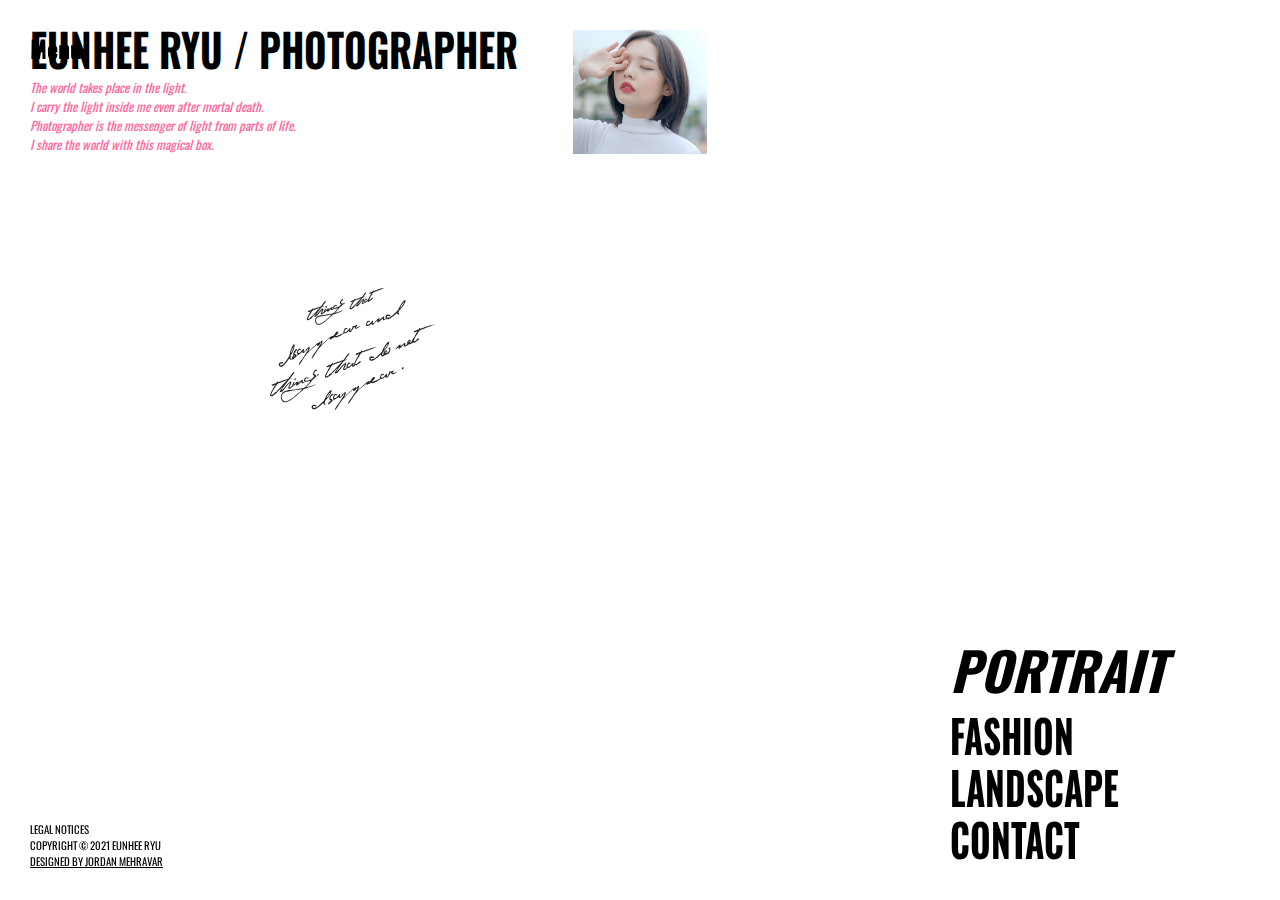
<file: index.html>
<!DOCTYPE html>
<html lang="en">
  <head>
    <meta charset="utf-8" />
    <meta name="viewport" content="width=device-width, initial-scale=1" />
    <link rel="preconnect" href="https://fonts.gstatic.com" />
    <link
      href="https://fonts.googleapis.com/css2?family=Oswald:wght@300;400;700&display=swap"
      rel="stylesheet"
    />
    <link rel="stylesheet" href="styles/style.css" />
    <title>Eunhee Ryu / Photographer</title>
  </head>
  <body>
    <div id="home">
      <header>
        <h1 class="intro">Eunhee Ryu / Photographer</h1>
        <nav>
          <label for="active" class="menu-btn">Menu</label>
          <input type="checkbox" id="active" autocomplete="off" />
          <div class="wrapper">
            <h2>Menu</h2>
            <ul class="menu">
              <li><a href="portrait.html">Portrait</a></li>
              <li><a href="fashion.html">Fashion</a></li>
              <li><a href="landscape.html">Landscape</a></li>
              <li><a href="">Contact</a></li>
            </ul>
            <footer>
              <p>
                Legal Notices<br />Copyright &#169; 2021 Eunhee Ryu<br />
                <a
                  href="https://github.com/jordanmehravar/photography-portfolio"
                  >Designed by Jordan Mehravar</a
                >
              </p>
            </footer>
          </div>
        </nav>
      </header>
      <aside>
        <p class="poem">
          The world takes place in the light.<br />
          I carry the light inside me even after mortal death.<br />
          Photographer is the messenger of light from parts of life.<br />
          I share the world with this magical box.
        </p>
        <img
          class="handwriting"
          src="./images/cursive-poem.svg"
          alt="Eunhee's handwriting."
        />
      </aside>
    </div>
  </body>
</html>
</file>
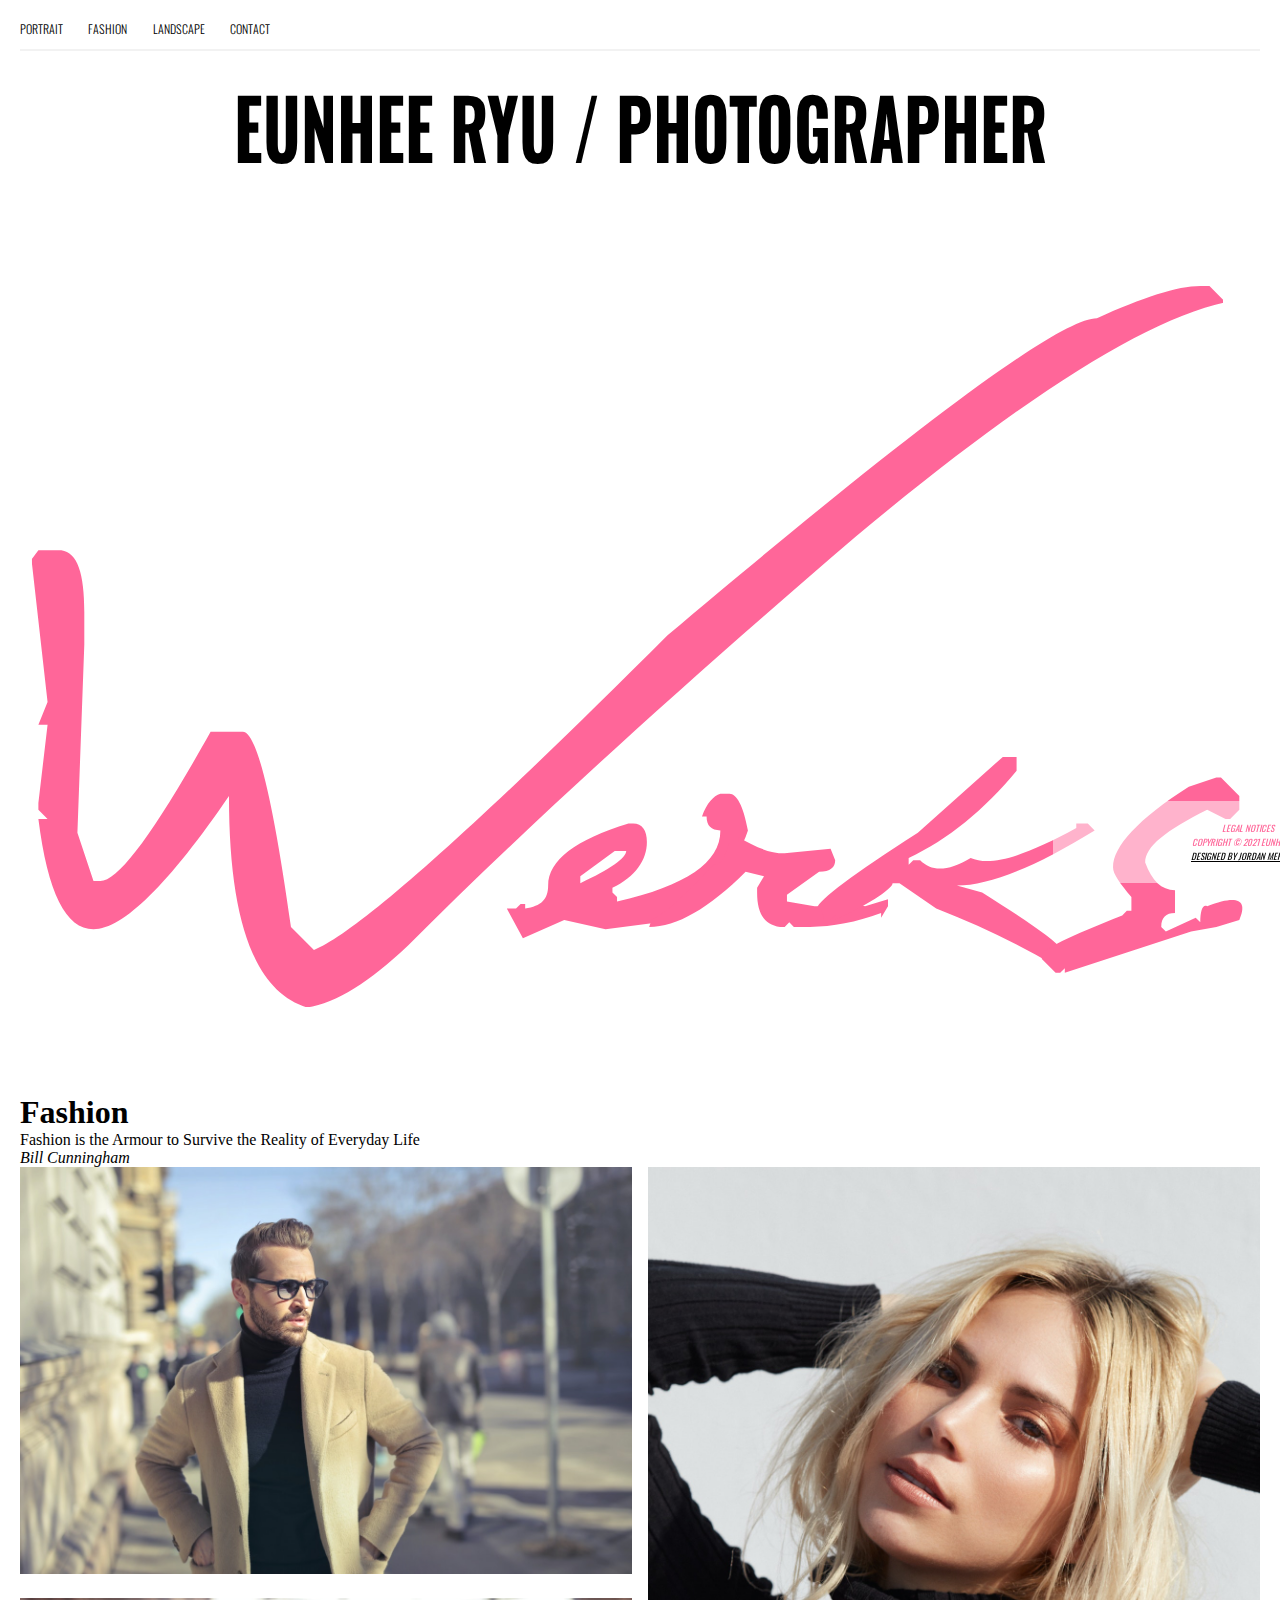
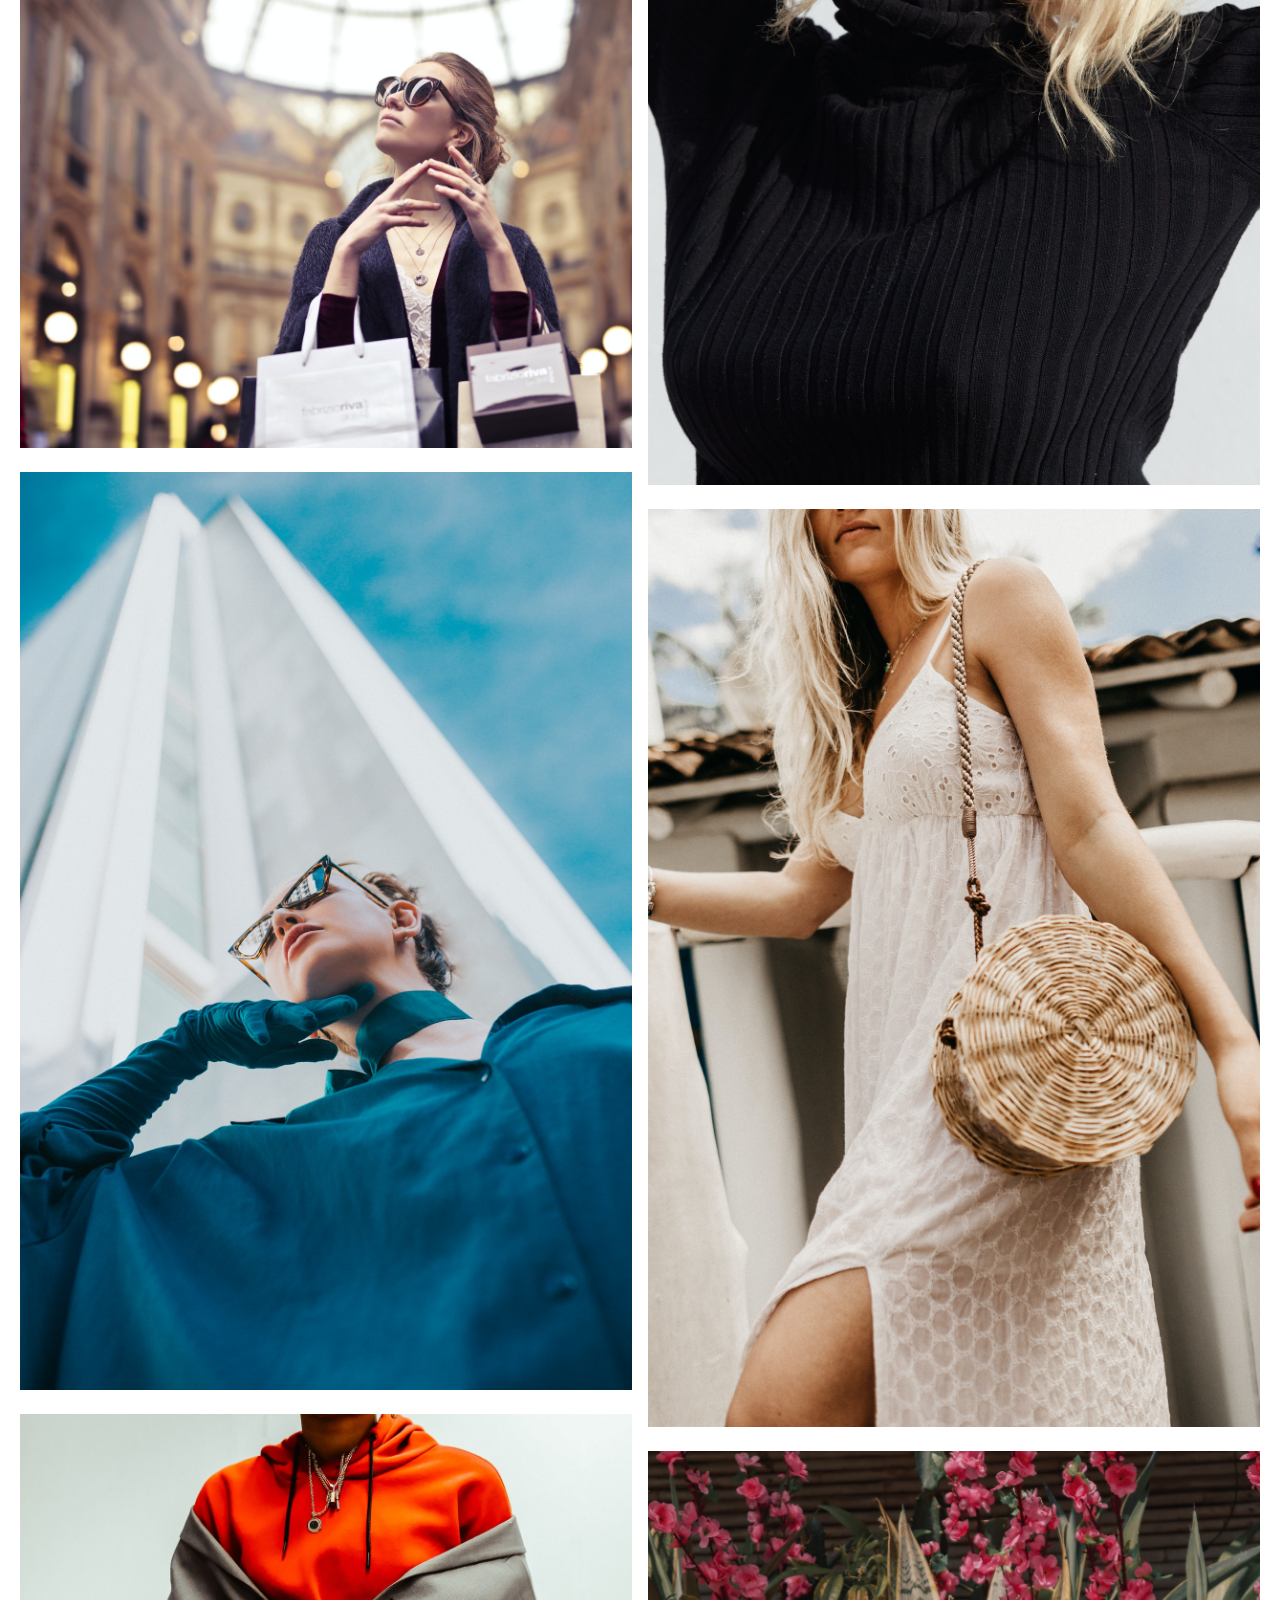
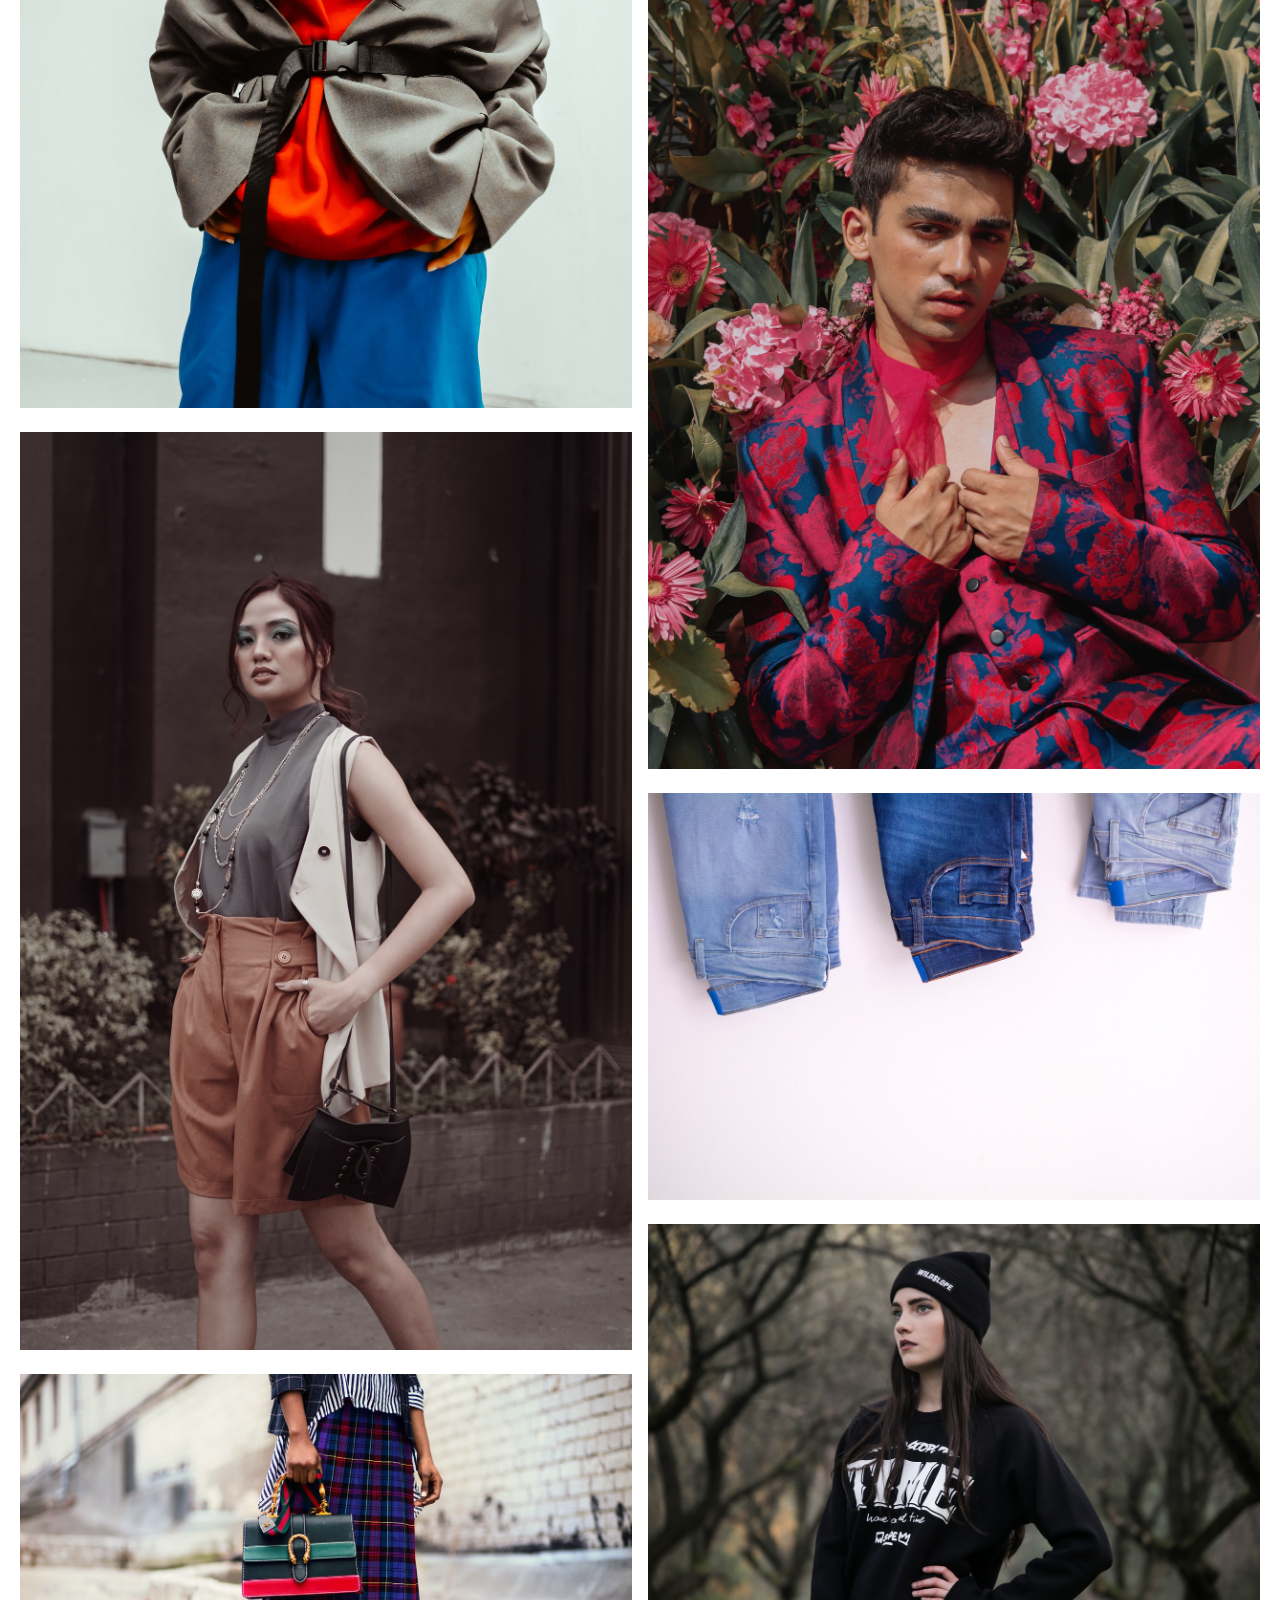
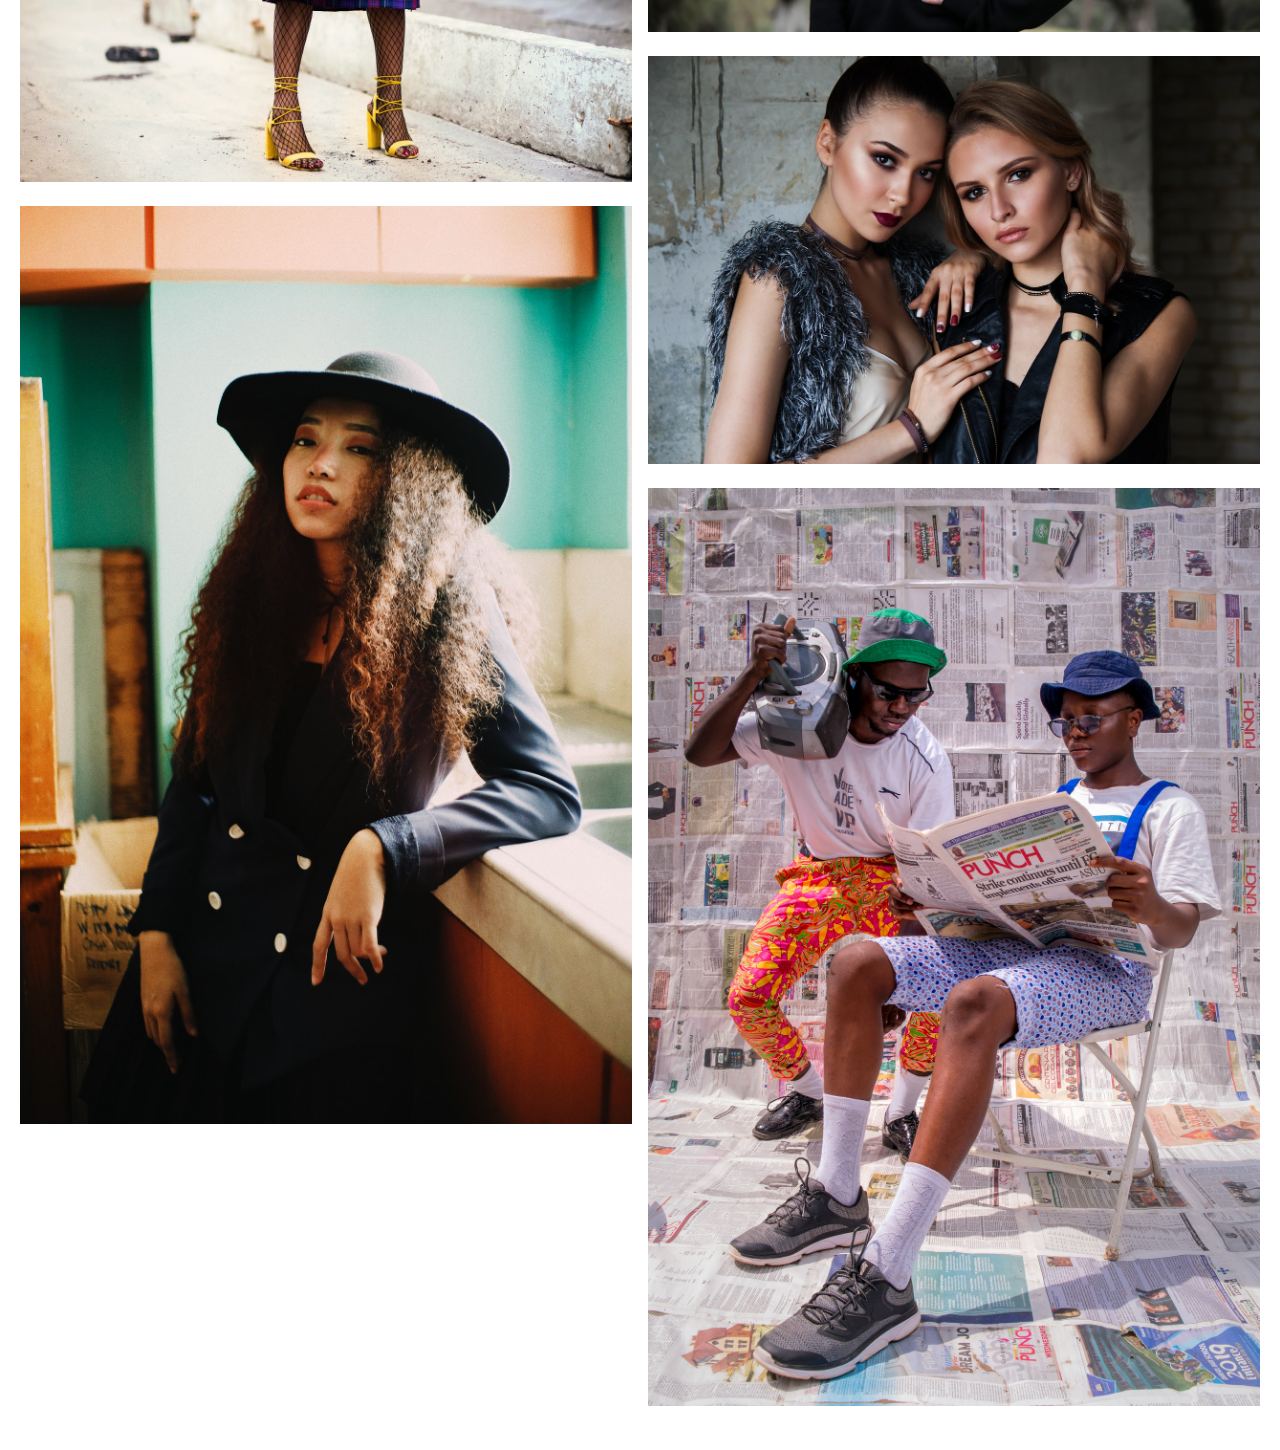
<file: fashion.html>
<!DOCTYPE html>
<html lang="en">
  <head>
    <meta charset="utf-8" />
    <meta name="viewport" content="width=device-width, initial-scale=1" />
    <link rel="preconnect" href="https://fonts.gstatic.com" />
    <link
      href="https://fonts.googleapis.com/css2?family=Oswald:wght@300;400;700&display=swap"
      rel="stylesheet"
    />
    <title>Eunhee Ryu / Fashion Works</title>
    <style>
      * {
        box-sizing: border-box;
        -webkit-box-sizing: border-box; /* Safari/Chrome, other WebKit */
        -moz-box-sizing: border-box; /* Firefox, other Gecko */
        text-decoration: none;
        margin: 0;
        padding: 0;
      }

      body {
        padding: 20px;
      }

      img {
        width: 100%;
      }

      nav {
        display: flex;
        position: fixed;
        width: 100%;
        top: 0;
        left: 0;
        justify-content: space-between;
        padding-top: 15px;
        padding-left: 20px;
        padding-right: 20px;
        padding-bottom: 10px;
        background: white;
        z-index: 10;
      }

      nav::after {
        content: "";
        background: rgba(0, 0, 0, 0.1);
        position: absolute;
        top: 50px;
        left: 50%;
        width: calc(100% - 40px);
        height: 1px;
        transform: translate(-50%, -50%);
      }

      nav h1,
      nav label {
        font-family: "Oswald", sans-serif;
        text-transform: uppercase;
        transform: scaleY(1.3);
      }

      nav h1 {
        font-size: 1em;
      }

      nav label {
        font-size: 1.1em;
        font-weight: 700;
        color: #ff6699;
        position: relative;
        top: -1.5px;
        z-index: 10;
      }

      .wrapper {
        position: fixed;
        top: -100vh;
        left: 0;
        height: 100vh;
        width: 100vw;
        background: rgba(255, 255, 255, 0.9);
        transition: top 0.75s;
        z-index: 1;
      }

      #active:checked ~ .wrapper {
        top: 0px;
      }

      .wrapper ul {
        font-family: "Oswald", sans-serif;
        position: absolute;
        top: 40%;
        left: 50%;
        transform: translate(-50%, -50%);
        list-style: none;
        text-align: center;
      }
      .wrapper ul li {
        margin: 30px 0;
      }

      .wrapper ul li a {
        color: black;
        font-size: 3em;
        text-transform: uppercase;
        font-weight: 700;
      }

      input[type="checkbox"] {
        display: none;
      }

      footer {
        font-family: "Oswald", sans-serif;
        text-align: center;
        text-transform: uppercase;
        position: relative;
        top: calc(100vh - 115px);
        font-size: 0.75em;
      }

      footer a {
        color: black;
        text-decoration: underline;
      }

      header {
        margin-top: 34px;
        margin-bottom: 20px;
        padding-top: 18px;
      }

      header img {
        display: block;
        margin: 0 auto;
        margin-bottom: 10px;
        width: 30px;
      }

      header h1 {
        font-family: "Oswald", sans-serif;
        font-size: 2.5em;
        text-transform: uppercase;
        text-align: center;
        transform: scaleY(1.3);
        margin-bottom: 10px;
      }

      header p {
        font-family: "Oswald", sans-serif;
        font-size: 0.55em;
        font-style: italic;
        color: #f69;
        width: 290px;
        text-align: center;
        margin: 0 auto;
      }

      .grid-container {
        display: block;
        columns: 1;
      }

      .grid-container > * {
        margin-bottom: 20px;
      }

      @media (min-width: 600px) {
        header {
          margin-top: 40px;
          margin-bottom: 45px;
        }

        header img {
          width: 55px;
          margin-bottom: 5px;
        }

        header h1 {
          font-size: 4em;
          margin-bottom: 20px;
        }

        header p {
          font-size: 0.75em;
          width: 350px;
        }

        .grid-container {
          columns: 2;
        }
      }

      @media (min-width: 960px) {
        nav label {
          display: none;
        }

        .wrapper {
          position: initial;
          background: none;
          transition: none;
          height: 26px;
          width: 250px;
        }

        .wrapper ul {
          height: 100%;
          display: flex;
          justify-content: space-between;
          position: initial;
          top: 0;
          left: 0;
          transform: translate(0, 0);
        }

        .wrapper ul li {
          text-align: right;
          margin: 0;
        }

        .wrapper ul li a {
          font-size: 0.75em;
          font-weight: 300;
        }

        .wrapper ul li a:hover {
          text-decoration: underline;
          text-decoration-color: #ff6699;
          text-decoration-thickness: 3px;
        }

        #active:checked ~ .wrapper {
          top: 0;
        }

        footer {
          display: block;
          position: absolute;
          top: 89vh;
          left: calc(100vw - 227px);
          text-align: left;
          background: rgba(255, 255, 255, 0.5);
          padding: 20px;
        }
      }
    </style>
  </head>
  <body>
    <div id="fashion">
      <header>
        <h1>Eunhee Ryu / Photographer</h1>
        <nav>
          <label for="active" class="menu-btn">Menu</label>
          <input type="checkbox" id="active" autocomplete="off" />
          <div class="wrapper">
            <ul class="menu">
              <li><a href="portrait.html">Portrait</a></li>
              <li><a href="fashion.html">Fashion</a></li>
              <li><a href="landscape.html">Landscape</a></li>
              <li>
                <a href="https://www.youtube.com/watch?v=YQHsXMglC9A"
                  >Contact</a
                >
              </li>
            </ul>
            <footer>
              <p>
                Legal Notices<br />Copyright &#169; 2021 Eunhee Ryu<br />
                <a href="https://github.com/">Designed by Jordan Mehravar</a>
              </p>
            </footer>
          </div>
        </nav>
      </header>
      <main>
        <article>
          <img
            src="./images/cursive-works.svg"
            alt="Eunhee's cursive writing."
          />
          <h1>Fashion</h1>
          <figure>
            <blockquote>
              Fashion is the Armour to Survive the Reality of Everyday Life
            </blockquote>
            <figcaption><cite>Bill Cunningham</cite></figcaption>
          </figure>
          <section class="grid-container">
            <img
              src="images/fashion/pexels-andrea-piacquadio-837140.jpg"
              alt="Image from pexels.com."
            />
            <img
              src="images/fashion/pexels-andrea-piacquadio-994234.jpg"
              alt="Image from pexels.com."
            />
            <img
              src="images/fashion/pexels-cole-keister-2466756.jpg"
              alt="Image from pexels.com."
            />
            <img
              src="images/fashion/pexels-daniel-adesina-2285939.jpg"
              alt="Image from pexels.com."
            />
            <img
              src="images/fashion/pexels-gabb-tapic-3763944.jpg"
              alt="Image from pexels.com."
            />
            <img
              src="images/fashion/pexels-godisable-jacob-932401.jpg"
              alt="Image from pexels.com."
            />
            <img
              src="images/fashion/pexels-ike-louie-natividad-3310694.jpg"
              alt="Image from pexels.com."
            />
            <img
              src="images/fashion/pexels-jonaorle-3828245.jpg"
              alt="Image from pexels.com."
            />
            <img
              src="images/fashion/pexels-jonathan-borba-2878761.jpg"
              alt="Image from pexels.com."
            />
            <img
              src="images/fashion/pexels-keith-lobo-3907595.jpg"
              alt="Image from pexels.com."
            />
            <img
              src="images/fashion/pexels-mica-asato-1082529.jpg"
              alt="Image from pexels.com."
            />
            <img
              src="images/fashion/pexels-pixabay-206434.jpg"
              alt="Image from pexels.com."
            />
            <img
              src="images/fashion/pexels-pixabay-247204.jpg"
              alt="Image from pexels.com."
            />
            <img
              src="images/fashion/pexels-uncoveredlens-3620411.jpg"
              alt="Image from pexels.com."
            />
          </section>
        </article>
      </main>
    </div>
  </body>
</html>
</file>
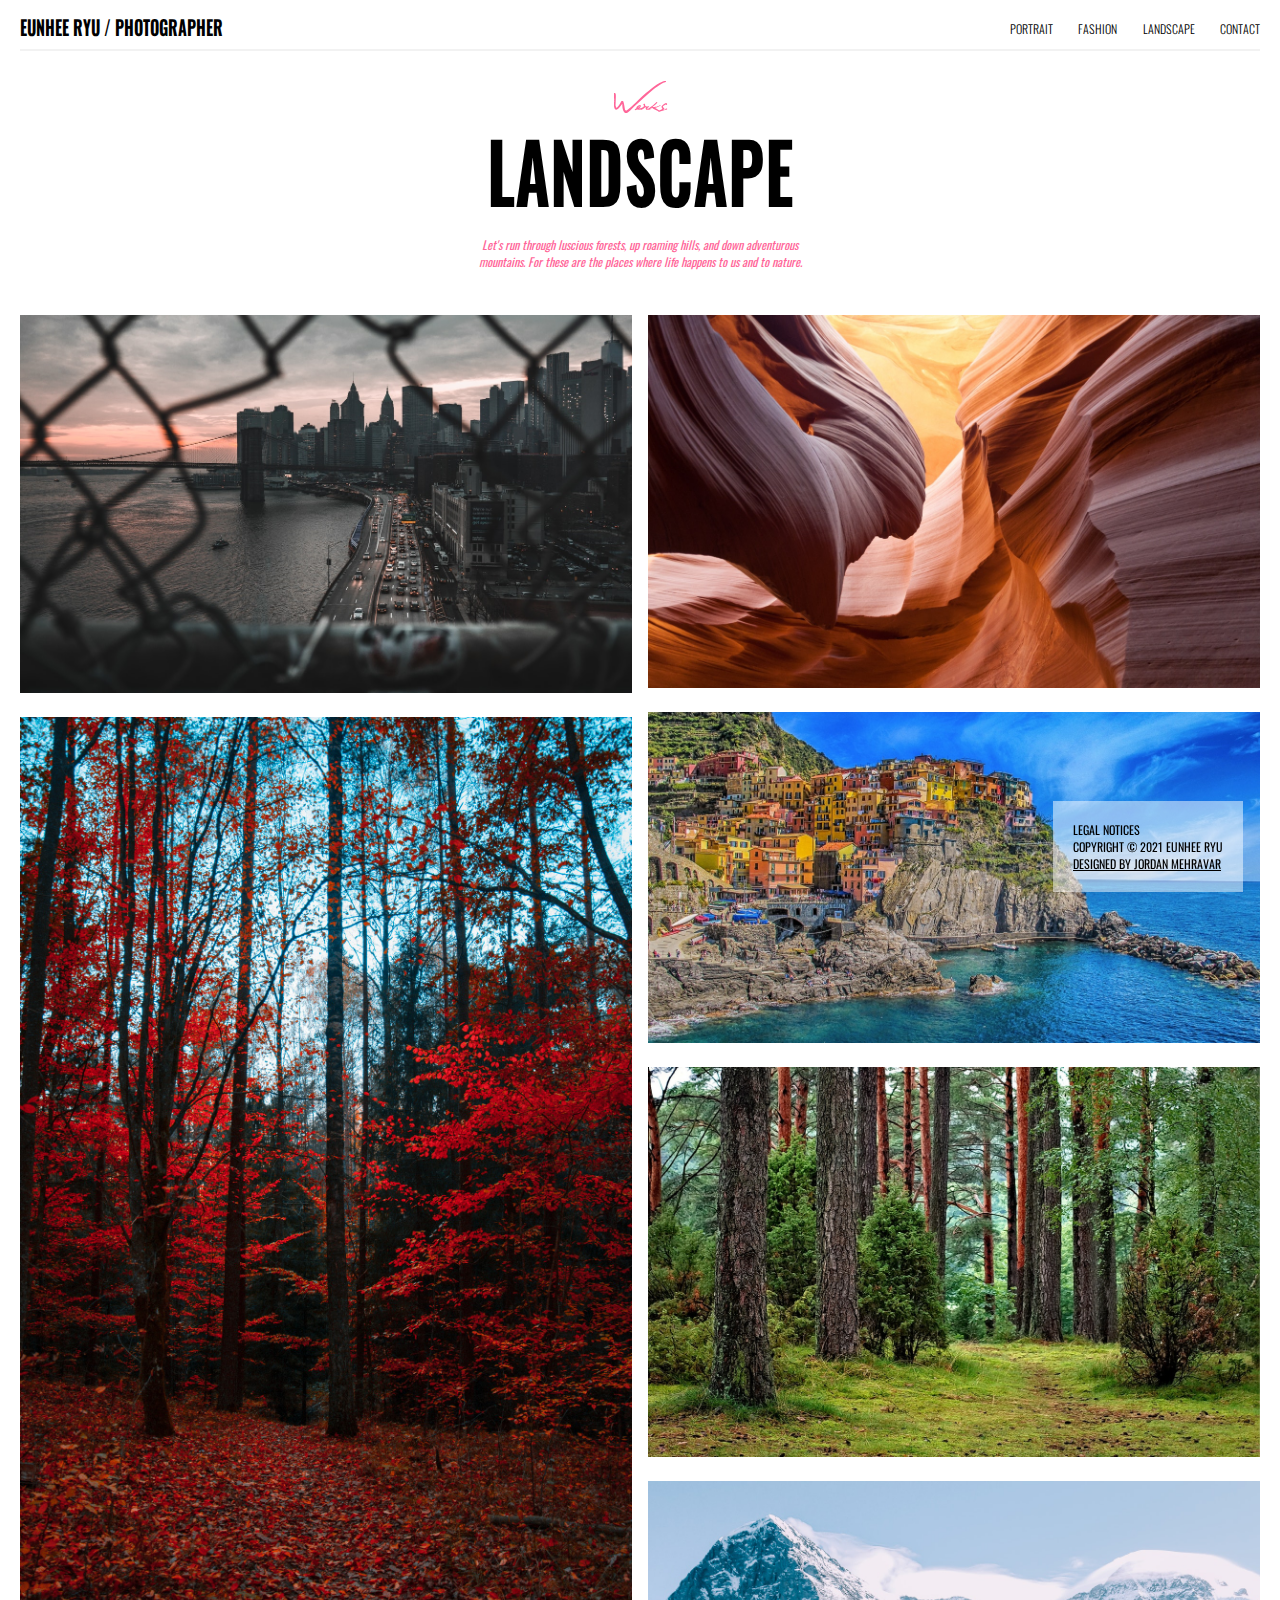
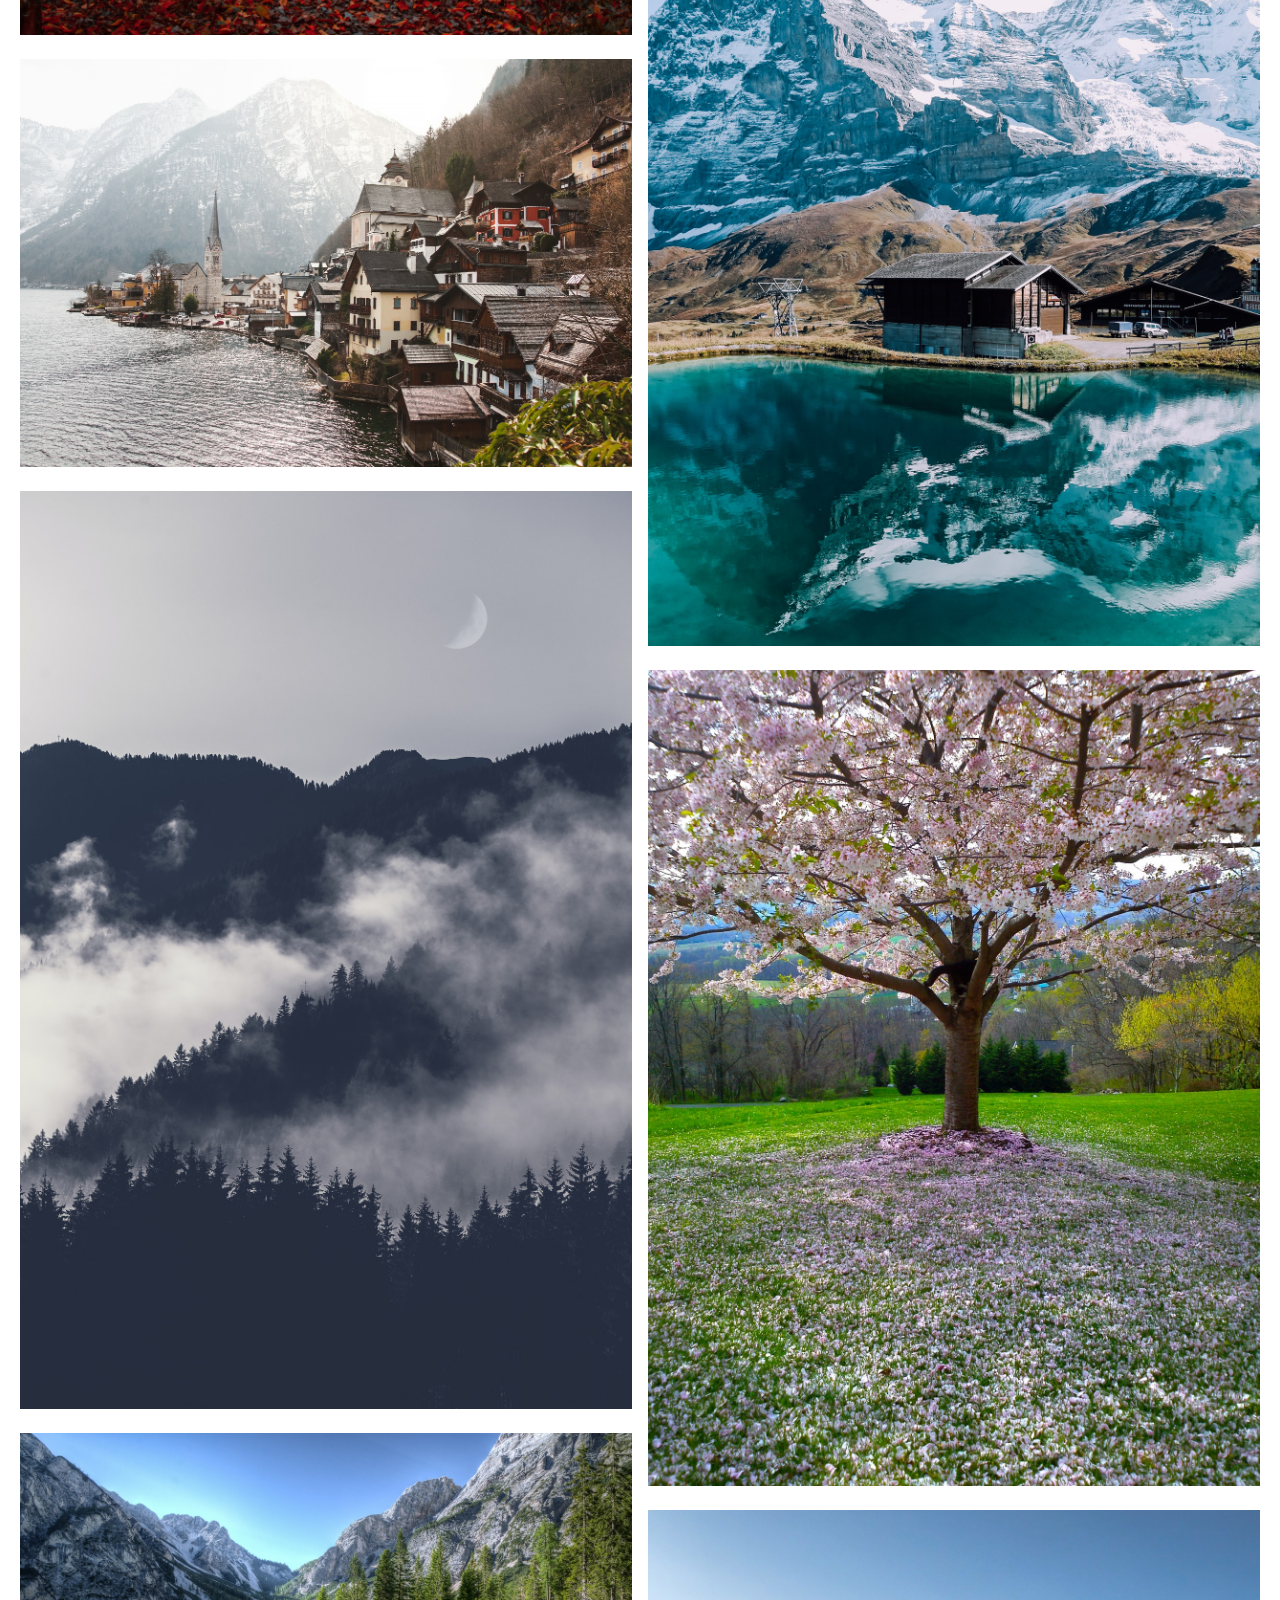
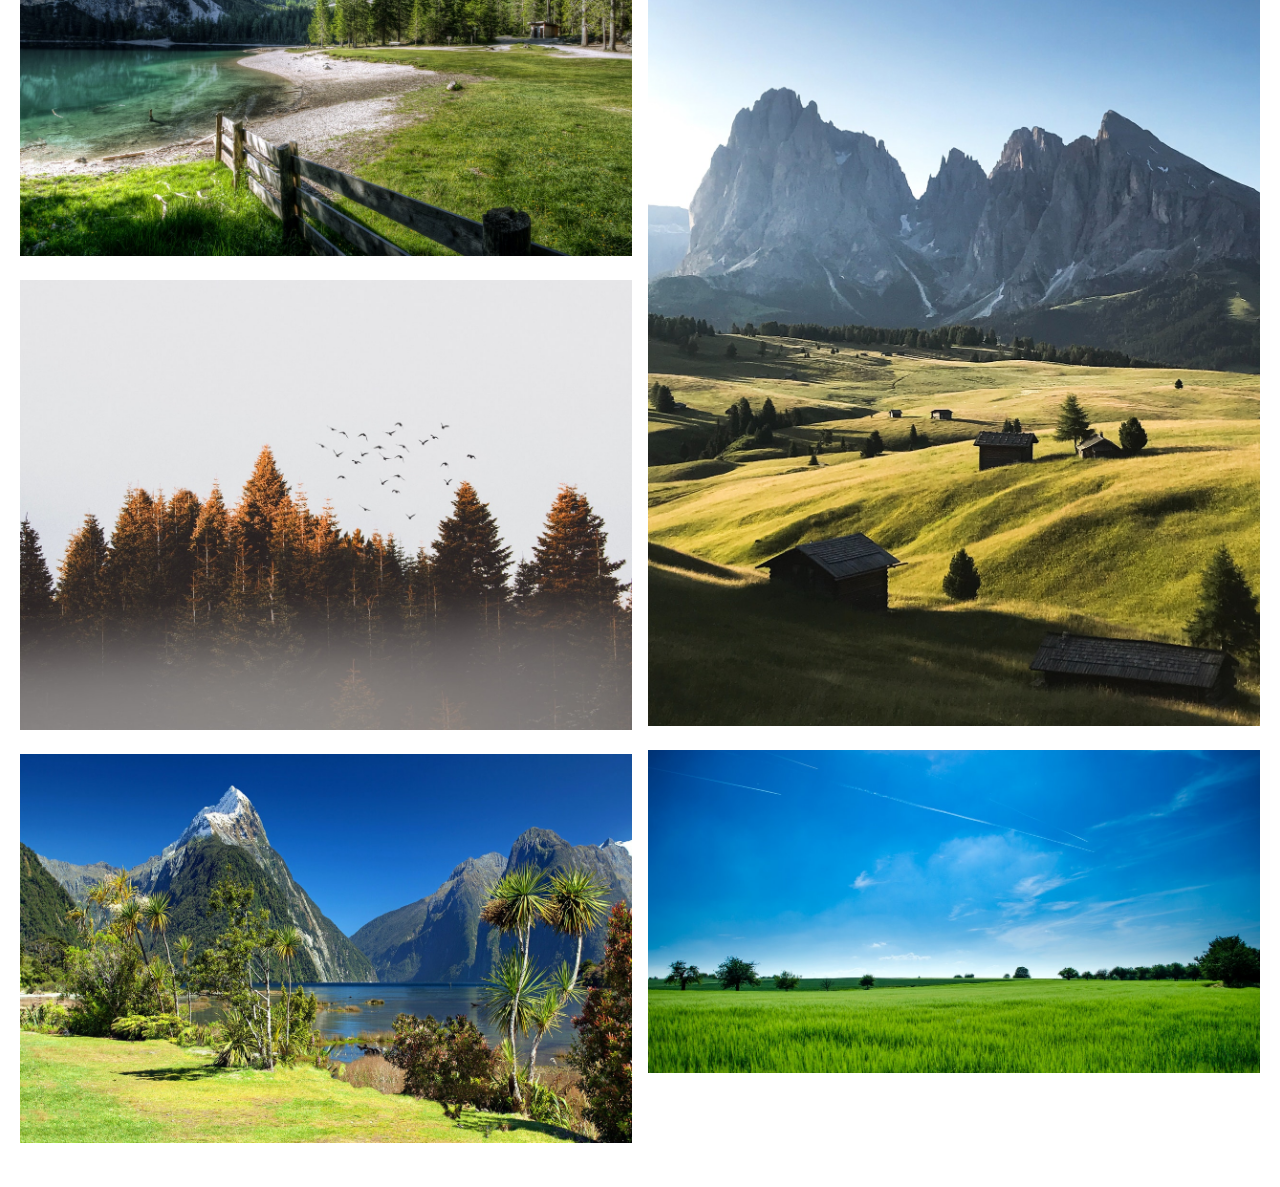
<file: landscape.html>
<!DOCTYPE html>
<html lang="en">
  <head>
    <meta charset="utf-8" />
    <meta name="viewport" content="width=device-width, initial-scale=1" />
    <link rel="preconnect" href="https://fonts.gstatic.com" />
    <link
      href="https://fonts.googleapis.com/css2?family=Oswald:wght@300;400;700&display=swap"
      rel="stylesheet"
    />
    <title>Eunhee Ryu / Landscape Works</title>
    <style>
      * {
        box-sizing: border-box;
        -webkit-box-sizing: border-box; /* Safari/Chrome, other WebKit */
        -moz-box-sizing: border-box; /* Firefox, other Gecko */
        text-decoration: none;
        margin: 0;
        padding: 0;
      }

      body {
        padding: 20px;
      }

      img {
        width: 100%;
      }

      nav {
        display: flex;
        position: fixed;
        width: 100%;
        top: 0;
        left: 0;
        justify-content: space-between;
        padding-top: 15px;
        padding-left: 20px;
        padding-right: 20px;
        padding-bottom: 10px;
        background: white;
        z-index: 10;
      }

      nav::after {
        content: "";
        background: rgba(0, 0, 0, 0.1);
        position: absolute;
        top: 50px;
        left: 50%;
        width: calc(100% - 40px);
        height: 1px;
        transform: translate(-50%, -50%);
      }

      nav h1,
      nav label {
        font-family: "Oswald", sans-serif;
        text-transform: uppercase;
        transform: scaleY(1.3);
      }

      nav h1 {
        font-size: 1em;
      }

      nav label {
        font-size: 1.1em;
        font-weight: 700;
        color: #ff6699;
        position: relative;
        top: -1.5px;
        z-index: 10;
      }

      .wrapper {
        position: fixed;
        top: -100vh;
        left: 0;
        height: 100vh;
        width: 100vw;
        background: rgba(255, 255, 255, 0.9);
        transition: top 0.75s;
        z-index: 1;
      }

      #active:checked ~ .wrapper {
        top: 0px;
      }

      .wrapper ul {
        font-family: "Oswald", sans-serif;
        position: absolute;
        top: 40%;
        left: 50%;
        transform: translate(-50%, -50%);
        list-style: none;
        text-align: center;
      }
      .wrapper ul li {
        margin: 30px 0;
      }

      .wrapper ul li a {
        color: black;
        font-size: 3em;
        text-transform: uppercase;
        font-weight: 700;
      }

      input[type="checkbox"] {
        display: none;
      }

      footer {
        font-family: "Oswald", sans-serif;
        text-align: center;
        text-transform: uppercase;
        position: relative;
        top: calc(100vh - 115px);
        font-size: 0.75em;
      }

      footer a {
        color: black;
        text-decoration: underline;
      }

      header {
        margin-top: 34px;
        margin-bottom: 20px;
        padding-top: 18px;
      }

      header img {
        display: block;
        margin: 0 auto;
        margin-bottom: 10px;
        width: 30px;
      }

      header h1 {
        font-family: "Oswald", sans-serif;
        font-size: 2.5em;
        text-transform: uppercase;
        text-align: center;
        transform: scaleY(1.3);
        margin-bottom: 10px;
      }

      header p {
        font-family: "Oswald", sans-serif;
        font-size: 0.55em;
        font-style: italic;
        color: #f69;
        width: 290px;
        text-align: center;
        margin: 0 auto;
      }

      .grid-container {
        display: block;
        columns: 1;
      }

      .grid-container > * {
        margin-bottom: 20px;
      }

      @media (min-width: 600px) {
        header {
          margin-top: 40px;
          margin-bottom: 45px;
        }

        header img {
          width: 55px;
          margin-bottom: 5px;
        }

        header h1 {
          font-size: 4em;
          margin-bottom: 20px;
        }

        header p {
          font-size: 0.75em;
          width: 350px;
        }

        .grid-container {
          columns: 2;
        }
      }

      @media (min-width: 960px) {
        nav label {
          display: none;
        }

        .wrapper {
          position: initial;
          background: none;
          transition: none;
          height: 26px;
          width: 250px;
        }

        .wrapper ul {
          height: 100%;
          display: flex;
          justify-content: space-between;
          position: initial;
          top: 0;
          left: 0;
          transform: translate(0, 0);
        }

        .wrapper ul li {
          text-align: right;
          margin: 0;
        }

        .wrapper ul li a {
          font-size: 0.75em;
          font-weight: 300;
        }

        .wrapper ul li a:hover {
          text-decoration: underline;
          text-decoration-color: #ff6699;
          text-decoration-thickness: 3px;
        }

        #active:checked ~ .wrapper {
          top: 0;
        }

        footer {
          display: block;
          position: absolute;
          top: 89vh;
          left: calc(100vw - 227px);
          text-align: left;
          background: rgba(255, 255, 255, 0.5);
          padding: 20px;
        }
      }
    </style>
  </head>
  <body>
    <div id="landscape">
      <nav>
        <h1>Eunhee Ryu / Photographer</h1>
        <input type="checkbox" id="active" />
        <label for="active" class="menu-btn">Menu</label>
        <div class="wrapper">
          <ul class="menu">
            <li><a href="portrait.html">Portrait</a></li>
            <li><a href="fashion.html">Fashion</a></li>
            <li><a href="landscape.html">Landscape</a></li>
            <li>
              <a href="https://www.youtube.com/watch?v=YQHsXMglC9A">Contact</a>
            </li>
          </ul>
          <footer>
            <p>
              Legal Notices<br />Copyright &#169; 2021 Eunhee Ryu<br />
              <a href="https://github.com/">Designed by Jordan Mehravar</a>
            </p>
          </footer>
        </div>
      </nav>
      <header>
        <img src="./images/cursive-works.svg" alt="Eunhee's cursive writing." />
        <h1>Landscape</h1>
        <p>
          Let's run through luscious forests, up roaming hills, and down
          adventurous mountains. For these are the places where life happens to
          us and to nature.
        </p>
      </header>
      <main>
        <article class="grid-container">
          <img
            src="images/landscape/pexels-alex-azabache-3727257.jpg"
            alt="Image from pexels.com."
          />
          <img
            src="images/landscape/pexels-artem-saranin-1547813.jpg"
            alt="Image from pexels.com."
          />
          <img
            src="images/landscape/pexels-daniel-frank-356807.jpg"
            alt="Image from pexels.com."
          />
          <img
            src="images/landscape/pexels-eberhard-grossgasteiger-1367105.jpg"
            alt="Image from pexels.com."
          />
          <img
            src="images/landscape/pexels-eberhard-grossgasteiger-534164.jpg"
            alt="Image from pexels.com."
          />
          <img
            src="images/landscape/pexels-efdal-yildiz-917494.jpg"
            alt="Image from pexels.com."
          />
          <img
            src="images/landscape/pexels-julius-silver-870711.jpg"
            alt="Image from pexels.com."
          />
          <img
            src="images/landscape/pexels-paul-ijsendoorn-33041.jpg"
            alt="Image from pexels.com."
          />
          <img
            src="images/landscape/pexels-pixabay-248771.jpg"
            alt="Image from pexels.com."
          />
          <img
            src="images/landscape/pexels-pixabay-302804.jpg"
            alt="Image from pexels.com."
          />
          <img
            src="images/landscape/pexels-ricardo-esquivel-1586298.jpg"
            alt="Image from pexels.com."
          />
          <img
            src="images/landscape/pexels-snapwire-92933.jpg"
            alt="Image from pexels.com."
          />
          <img
            src="images/landscape/pexels-trace-hudson-2664483.jpg"
            alt="Image from pexels.com."
          />
          <img
            src="images/landscape/pexels-ákos-szabó-440731.jpg"
            alt="Image from pexels.com."
          />
        </article>
      </main>
    </div>
  </body>
</html>
</file>
<file: styles/style.css>
* {
    box-sizing: border-box;
    text-decoration: none;
    list-style: none;
    margin: 0;
    padding: 0;
}

#home {
    background-image: url("../images/artist-portrait.jpg");
    background-size: cover;
    background-position: top;
    background-clip: content-box;
    background-repeat: no-repeat;
    padding: 20px;
    height: calc(100vh - 85px);
}

header {
    display: flex;
    flex-flow: row nowrap;
    justify-content: space-between;
    position: relative;
    top: calc(100vh - 100px);
    font-family: "Oswald", sans-serif;
    font-weight: 400;
}

.intro {
    text-transform: uppercase;
    transform: scaleY(1.2);
    font-size: 1.75em;
    line-height: 1em;
    width: 200px;
}

.menu-btn {
    font-size: 1.5em;
    text-transform: uppercase;
    text-decoration: underline;
    position: relative;
    z-index: 2;
    top: 8px;
}

nav {
    align-self: flex-end;
}

.wrapper {
    position: fixed;
    top: 100vh;
    left: 0;
    height: 100vh;
    width: 100vw;
    background: rgba(255, 255, 255, 0.9);
    transition: top 0.75s;
    z-index: 1;
}

#active:checked ~ .wrapper {
    top: 0px;
}

.wrapper ul {
    position: absolute;
    top: 40%;
    left: 50%;
    transform: translate(-50%, -50%);
    list-style: none;
    text-align: center;
}
.wrapper ul li {
    margin: 30px 0;
}

.wrapper ul li:first-child {
    display: none;
}

.wrapper ul li a {
    color: black;
    font-size: 3em;
    text-transform: uppercase;
    font-weight: 700;
}

input[type="checkbox"]{
    display: none;
}

footer {
    text-align: center;
    text-transform: uppercase;
    position: relative;
    top: calc(100vh - 180px);
    font-size: 0.75em;
}

footer a {
    color: black;
    text-decoration: underline;
}

.poem {
    position: absolute;
    top: 1.5%;
    left: 98vw;
    width: 280px;
    font-family: Oswald, sans-serif;
    font-size: 0.7em;
    font-style: italic;
    transform: rotate(90deg);
    transform-origin: top left;
}

.handwriting {
    position: absolute;
    top: 6%;
    left: 20px;
    transform: scale(0.95) rotate(-20deg);
}

.menu-btn, .poem, .wrapper ul li:first-child {
    color: #ff6699;
}

@media (min-width: 600px) {
    .menu-btn {
        display: none;
    }

    #home {
        height: 100%;
        background-position-y: 30%;
        padding: 30px;
    }

    header {
        display: block;
        position: static;
        margin-bottom: 10px;
    }

    .intro {
        font-size: 2.4em;
        width: 100%;
    }

    .poem {
        position: static;
        font-size: 0.8em;
        transform: rotate(0deg);
    }

    .handwriting {
        transform: rotate(0deg) scale(1);
        width: 19%;
        top: 60%;
        left: 56px;
    }

    .wrapper {
        display: flex;
        flex-flow: row-reverse nowrap;
        justify-content: space-between;
        width: calc(100% - 60px);
        height: calc(100% - 60px);
        top: 30px;
        left: 30px;
        transition: none;
        background: none;
    }

    #active:checked ~ .wrapper {
        top: 30px;
    }

    .wrapper ul, footer {
        position: static;
        text-align: left;
        align-self: end;
    }

    .wrapper ul {
        transform: translate(0, 0);
    }

    .wrapper ul li {
        margin: 0;
        transform: scaleY(1.3);
    }

    .wrapper ul li:first-child {
        display: initial;
        font-size: 1.5em;
        font-style: italic;
    }

    .wrapper ul li a {
        font-size: 2.2em; 
    }

    .wrapper ul li a:hover {
        text-decoration: line-through;
        text-decoration-color: rgba(255, 102, 153, 0.5);
        text-decoration-thickness: 8px;
    }

    .wrapper ul li:last-child {
        margin-bottom: -2px;
    }

    footer p {
        font-size: 0.9em;
    }
}

@media (min-width: 960px) {
    #home {
        background-size: auto 100% ;
    }

    .wrapper {
        display: block;
    }

    .wrapper ul {
        position: absolute;
        left: calc(50vw + 280px);
        top: calc(100vh - 300px);
    }

    footer {
        position: absolute;
        top: calc(100vh - 109px);
    }

    .handwriting {
        width: 165px;
        top: 32%;
        left: calc(50vw - 370px);
    }
}

@media (min-width: 1440px) {
    .wrapper ul {
        left: calc(50vw + 320px);
    }

    .handwriting {
        width: 175px;
        top: 40%;
        left: calc(50vw - 418px);
    }
}

@media (min-width: 1920px) {
    .wrapper ul {
        left: calc(50vw + 350px);
    }

    .handwriting {
        left: calc(50vw - 445px);
    }
}
</file>
